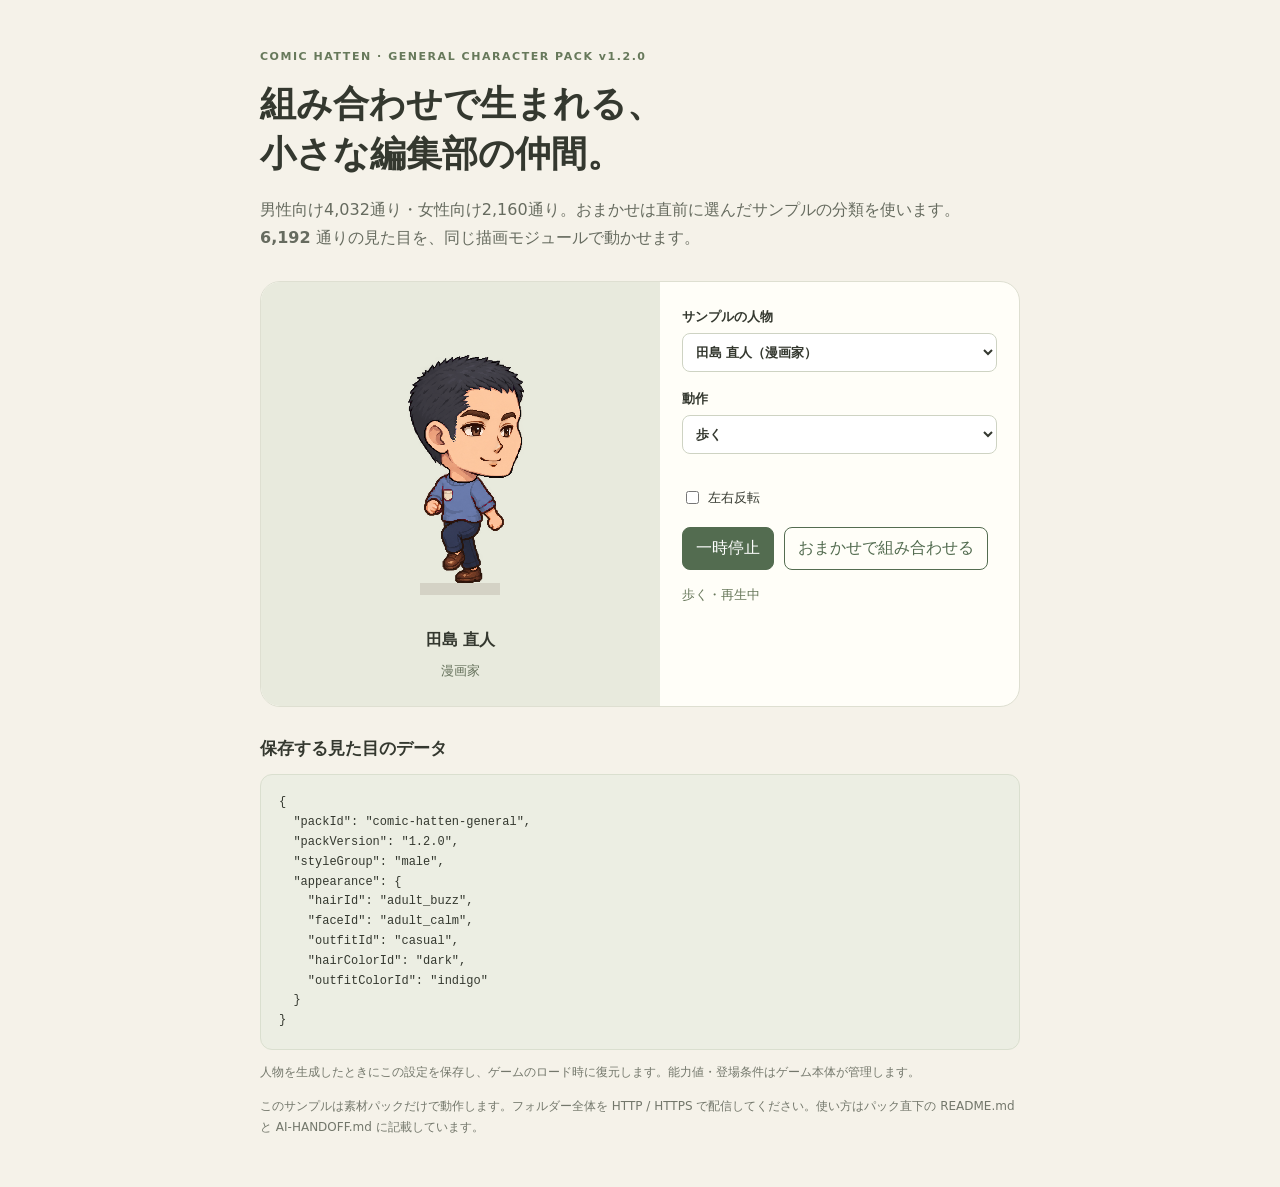
<file: comic-hatten/avatars/packs/general-v1.2.0/example/index.html>
<!doctype html>
<html lang="ja">
<head>
  <meta charset="utf-8">
  <meta name="viewport" content="width=device-width, initial-scale=1">
  <meta name="theme-color" content="#f5f2e9">
  <title>一般キャラ・描画サンプル｜コミック発展国</title>
  <style>
    :root { color-scheme: light; font-family: system-ui, -apple-system, "Noto Sans JP", sans-serif; color: #34382f; background: #f5f2e9; }
    * { box-sizing: border-box; }
    body { margin: 0; padding: 36px 20px; }
    main { max-width: 760px; margin: auto; }
    .eyebrow { color: #67795b; font-size: 11px; font-weight: 750; letter-spacing: .14em; }
    h1 { font-size: clamp(25px, 5vw, 36px); line-height: 1.4; margin: 12px 0; }
    p { line-height: 1.8; }
    .intro { color: #666b5f; margin-bottom: 28px; }
    .example { display: grid; grid-template-columns: minmax(0, 1fr) minmax(210px, .9fr); border: 1px solid #dedfd1; border-radius: 20px; overflow: hidden; background: #fffef8; }
    .stage { display: grid; align-content: center; text-align: center; background: #e8eadd; padding: 20px 10px; min-width: 0; }
    canvas { display: block; width: 100%; max-width: 320px; height: auto; margin: auto; image-rendering: pixelated; }
    #character-name { font-weight: 700; margin: 4px 0 0; }
    #character-role { color: #65715b; font-size: 13px; margin: 4px 0; }
    .controls { padding: 26px 22px; }
    .field { display: block; margin: 0 0 18px; font-size: 13px; font-weight: 650; }
    select { display: block; width: 100%; margin-top: 7px; font: inherit; padding: 10px 9px; border: 1px solid #ced3c3; border-radius: 8px; background: white; color: inherit; }
    button { font: inherit; padding: 10px 13px; border: 1px solid #536c50; border-radius: 8px; background: #536c50; color: white; cursor: pointer; }
    button:disabled, select:disabled, input:disabled { cursor: wait; opacity: .5; }
    button:focus-visible, select:focus-visible, input:focus-visible { outline: 3px solid #b97749; outline-offset: 3px; }
    .flip { display: inline-flex; align-items: center; gap: 6px; font-size: 13px; margin: 16px 0; }
    .actions { display: flex; gap: 10px; flex-wrap: wrap; margin-top: 4px; }
    #randomize { background: transparent; color: #536c50; }
    #status { color: #68785b; font-size: 13px; margin-bottom: 0; }
    #error { color: #963f37; background: #fff1e9; border: 1px solid #e5bcac; border-radius: 9px; padding: 12px 16px; }
    [hidden] { display: none !important; }
    h2 { font-size: 17px; margin-top: 30px; }
    pre { background: #eceee3; border: 1px solid #dadfcf; border-radius: 12px; padding: 18px; white-space: pre-wrap; overflow-wrap: anywhere; font-size: 12px; line-height: 1.65; }
    .note { font-size: 12px; color: #73776b; }
    @media (max-width: 580px) { .example { grid-template-columns: 1fr; } .controls { padding: 20px; } body { padding: 24px 16px; } }
    @media (prefers-reduced-motion: reduce) { * { scroll-behavior: auto; } }
  </style>
  <script type="module" src="example.mjs"></script>
</head>
<body>
  <main>
    <p class="eyebrow">COMIC HATTEN · GENERAL CHARACTER PACK v1.2.0</p>
    <h1>組み合わせで生まれる、<br>小さな編集部の仲間。</h1>
    <p class="intro">男性向け4,032通り・女性向け2,160通り。おまかせは直前に選んだサンプルの分類を使います。<br><strong id="combination-count">6,192</strong> 通りの見た目を、同じ描画モジュールで動かせます。</p>
    <p id="error" role="alert" hidden></p>
    <section class="example" aria-label="一般キャラクターの描画サンプル">
      <div class="stage">
        <canvas id="preview" width="320" height="320" aria-label="選択したキャラクターの動作"></canvas>
        <p id="character-name">読み込み中…</p>
        <p id="character-role"></p>
      </div>
      <div class="controls">
        <label class="field" for="preset">サンプルの人物<select id="preset" disabled></select></label>
        <label class="field" for="action">動作<select id="action" disabled><option value="idle">待つ</option><option value="walk" selected>歩く</option><option value="work">仕事</option><option value="cheer">喜ぶ</option></select></label>
        <label class="flip"><input id="flip" type="checkbox" disabled>左右反転</label>
        <div class="actions"><button id="play" type="button" aria-pressed="false" disabled>一時停止</button><button id="randomize" type="button" disabled>おまかせで組み合わせる</button></div>
        <p id="status" role="status" aria-live="polite">パーツ画像を読み込んでいます。</p>
      </div>
    </section>
    <h2>保存する見た目のデータ</h2>
    <pre id="appearance">読み込み中…</pre>
    <p class="note">人物を生成したときにこの設定を保存し、ゲームのロード時に復元します。能力値・登場条件はゲーム本体が管理します。</p>
    <p class="note">このサンプルは素材パックだけで動作します。フォルダー全体を HTTP / HTTPS で配信してください。使い方はパック直下の README.md と AI-HANDOFF.md に記載しています。</p>
  </main>
</body>
</html>
</file>
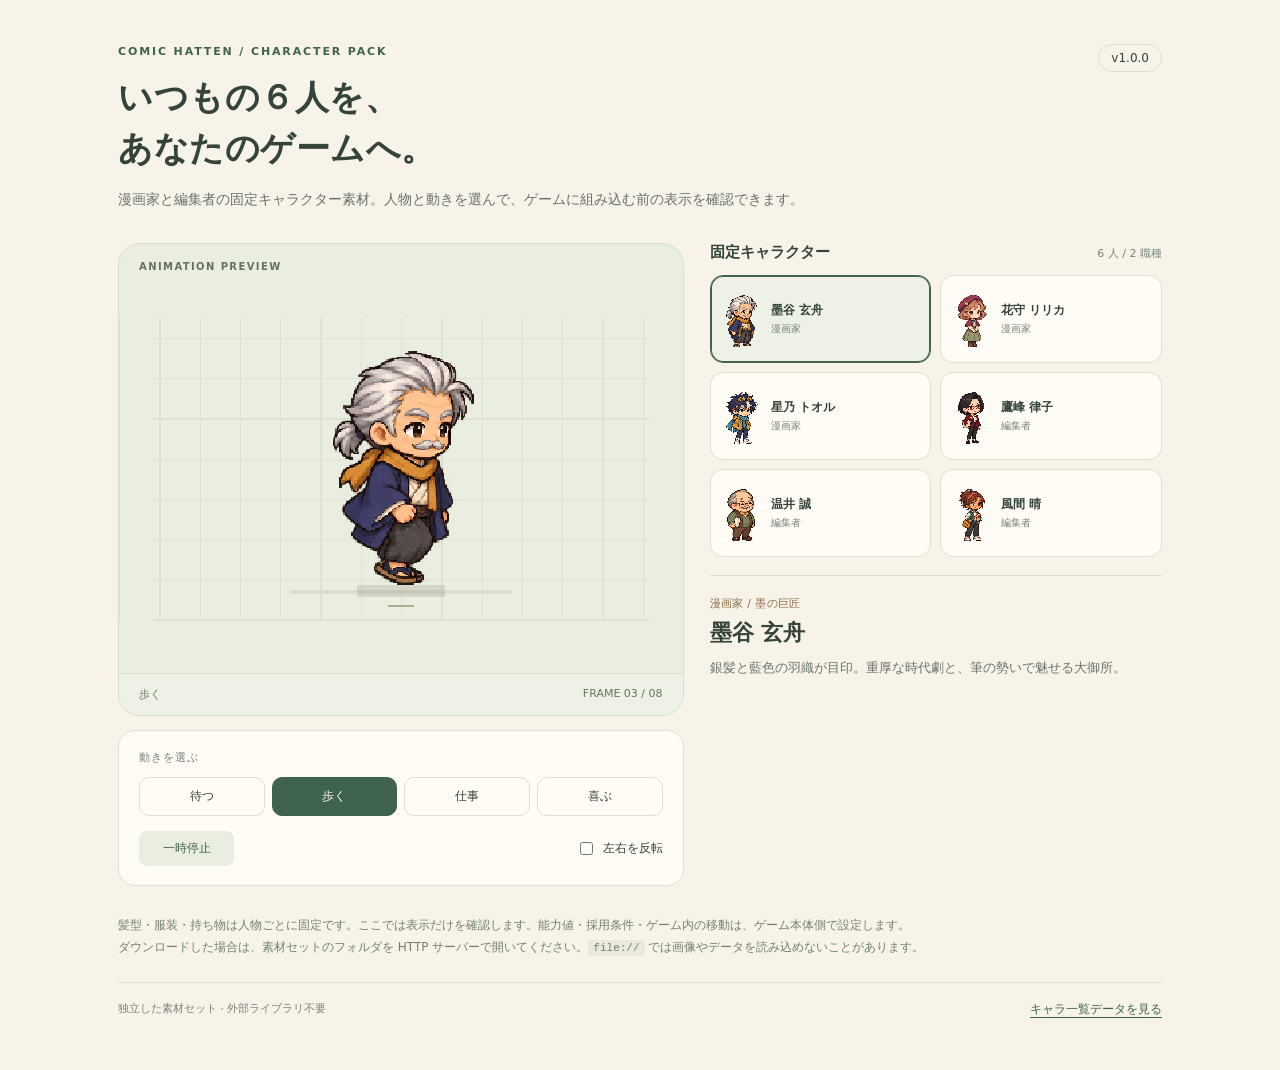
<file: comic-hatten/avatars/packs/v1.0.0/example/index.html>
<!doctype html>
<html lang="ja">
<head>
  <meta charset="utf-8">
  <meta name="viewport" content="width=device-width, initial-scale=1">
  <meta name="color-scheme" content="light">
  <title>キャラクター素材セット｜組み込みサンプル</title>
  <style>
    :root{color-scheme:light;--paper:#f7f3e9;--ink:#354439;--muted:#798379;--line:#dedfce;--green:#3f634c;--soft:#e9eee1;--gold:#bc884a;font-family:system-ui,-apple-system,"Hiragino Kaku Gothic ProN","Yu Gothic",sans-serif}
    *{box-sizing:border-box}body{margin:0;background:var(--paper);color:var(--ink)}button,input{font:inherit}button{cursor:pointer}button:disabled{cursor:wait;opacity:.45}button:focus-visible,a:focus-visible,input:focus-visible{outline:3px solid #b4854c;outline-offset:4px}a{color:var(--green);text-underline-offset:4px}main{max-width:1100px;margin:0 auto;padding:44px 28px 52px}.eyebrow{margin:0 0 13px;color:var(--green);font-size:11px;font-weight:750;letter-spacing:.17em}.topline{display:flex;align-items:center;justify-content:space-between;gap:20px}.edition{font-size:12px;border:1px solid var(--line);padding:6px 12px;border-radius:999px;white-space:nowrap}h1{font-size:clamp(24px,3.3vw,34px);letter-spacing:.015em;margin:0 0 12px;line-height:1.5}header>p:last-child{font-size:14px;line-height:1.9;color:#687269;margin:0;max-width:720px}.layout{display:grid;grid-template-columns:1.25fr 1fr;gap:26px;margin-top:30px}.stage{background:#e9eee1;border:1px solid #d6dec9;border-radius:22px;overflow:hidden;position:relative}.stage-label{position:absolute;left:20px;top:17px;font-size:10px;letter-spacing:.14em;color:#64715f;font-weight:700}.stage canvas{width:100%;height:auto;display:block;image-rendering:pixelated;aspect-ratio:420/320}.stage-footer{border-top:1px solid #d6dec9;display:flex;justify-content:space-between;gap:12px;padding:13px 20px;font-size:11px;color:#697760;background:#edf1e6}.controls{margin-top:14px;padding:19px 20px;border:1px solid var(--line);border-radius:17px;background:#fffcf5}.control-label{font-size:11px;letter-spacing:.08em;margin:0 0 12px;color:var(--muted)}.actions{display:grid;grid-template-columns:repeat(4,1fr);gap:7px}.actions button{border:1px solid #dcdfd3;background:transparent;border-radius:10px;color:var(--ink);padding:10px 4px;font-size:12px}.actions button[aria-pressed=true]{background:var(--green);color:#fff;border-color:var(--green)}.playback{display:flex;align-items:center;justify-content:space-between;gap:15px;margin-top:15px;font-size:12px}.playback button{border:0;background:var(--soft);color:var(--green);padding:9px 13px;border-radius:8px;min-width:95px}.playback label{display:flex;gap:7px;align-items:center}.playback input{accent-color:var(--green)}.roster-heading{display:flex;align-items:baseline;justify-content:space-between;margin:0 0 13px}.roster-heading h2{font-size:15px;margin:0}.roster-heading span{font-size:11px;color:var(--muted)}#roster{display:grid;grid-template-columns:repeat(2,1fr);gap:9px}.person{display:flex;align-items:center;gap:8px;text-align:left;min-height:88px;padding:10px;background:#fffcf5;border:1px solid var(--line);border-radius:13px;color:var(--ink)}.person[aria-pressed=true]{border-color:var(--green);box-shadow:inset 0 0 0 1px var(--green);background:#edf1e6}.person canvas{width:42px;height:60px;image-rendering:pixelated;flex:none}.person strong{font-size:12px;display:block;line-height:1.5}.person small{font-size:10px;color:var(--muted);display:block;margin-top:3px}.profile{margin-top:18px;border-top:1px solid var(--line);padding-top:20px}.profile .role{font-size:11px;letter-spacing:.03em;color:#8b6d46;margin:0 0 7px}.profile h2{font-size:22px;margin:0 0 8px}.profile>p:last-child{font-size:13px;line-height:1.9;margin:0;color:#6c7469}.note{font-size:12px;line-height:1.85;margin:28px 0 0;color:#73806f}.note code{font-size:11px;background:#e9e9dc;padding:2px 5px;border-radius:4px}.error{border:1px solid #d9b49b;background:#fff0e4;color:#824b31;border-radius:14px;padding:17px 20px;margin-top:20px;font-size:13px;line-height:1.9;overflow-wrap:anywhere}.error[hidden]{display:none}footer{margin-top:24px;padding-top:18px;border-top:1px solid var(--line);display:flex;justify-content:space-between;gap:20px;font-size:11px;color:var(--muted)}footer a{font-size:12px}
    @media(max-width:720px){main{padding:26px 18px}.layout{grid-template-columns:1fr;gap:25px;margin-top:23px}.topline{align-items:start}.edition{padding:5px 9px;font-size:10px}.eyebrow{font-size:9px}.stage canvas{max-height:390px;object-fit:contain}#roster{grid-template-columns:repeat(3,1fr)}.person{flex-direction:column;text-align:center;gap:4px;padding:9px 4px}.person strong{font-size:11px}.person small{font-size:9px}.profile h2{font-size:20px}footer{flex-direction:column;gap:10px}}
    @media(prefers-reduced-motion:reduce){*{scroll-behavior:auto}}
  </style>
</head>
<body>
  <main>
    <header>
      <div class="topline"><p class="eyebrow">COMIC HATTEN / CHARACTER PACK</p><span class="edition" id="version">v1.0.0</span></div>
      <h1>いつもの６人を、<br>あなたのゲームへ。</h1>
      <p>漫画家と編集者の固定キャラクター素材。人物と動きを選んで、ゲームに組み込む前の表示を確認できます。</p>
    </header>
    <div class="error" id="error" role="alert" hidden></div>
    <div class="layout">
      <section aria-label="アニメーションプレビュー">
        <div class="stage">
          <span class="stage-label">ANIMATION PREVIEW</span>
          <canvas id="preview" width="420" height="320" aria-label="キャラクターを読み込んでいます">キャラクターのアニメーションを表示します。</canvas>
          <div class="stage-footer"><span id="action-label">読み込み中…</span><span id="frame-label">FRAME —</span></div>
        </div>
        <div class="controls">
          <p class="control-label">動きを選ぶ</p>
          <div class="actions" role="group" aria-label="アクション">
            <button type="button" data-action="idle" aria-pressed="false" disabled>待つ</button>
            <button type="button" data-action="walk" aria-pressed="true" disabled>歩く</button>
            <button type="button" data-action="work" aria-pressed="false" disabled>仕事</button>
            <button type="button" data-action="cheer" aria-pressed="false" disabled>喜ぶ</button>
          </div>
          <div class="playback">
            <button type="button" id="pause" aria-pressed="false" disabled>一時停止</button>
            <label><input type="checkbox" id="flip" disabled>左右を反転</label>
          </div>
        </div>
      </section>
      <section aria-labelledby="roster-title">
        <div class="roster-heading"><h2 id="roster-title">固定キャラクター</h2><span id="count">６人 / ２職種</span></div>
        <div id="roster" aria-label="人物を選ぶ"></div>
        <div class="profile" aria-live="polite">
          <p class="role" id="role">漫画家・編集者</p>
          <h2 id="name">素材を読み込んでいます</h2>
          <p id="description">このページは素材セットだけで動く、独立した表示サンプルです。</p>
        </div>
      </section>
    </div>
    <p class="note">髪型・服装・持ち物は人物ごとに固定です。ここでは表示だけを確認します。能力値・採用条件・ゲーム内の移動は、ゲーム本体側で設定します。<br>ダウンロードした場合は、素材セットのフォルダを HTTP サーバーで開いてください。<code>file://</code> では画像やデータを読み込めないことがあります。</p>
    <footer><span>独立した素材セット · 外部ライブラリ不要</span><a href="../manifest.json" download>キャラ一覧データを見る</a></footer>
  </main>
  <script type="module" src="./example.mjs"></script>
</body>
</html>
</file>
